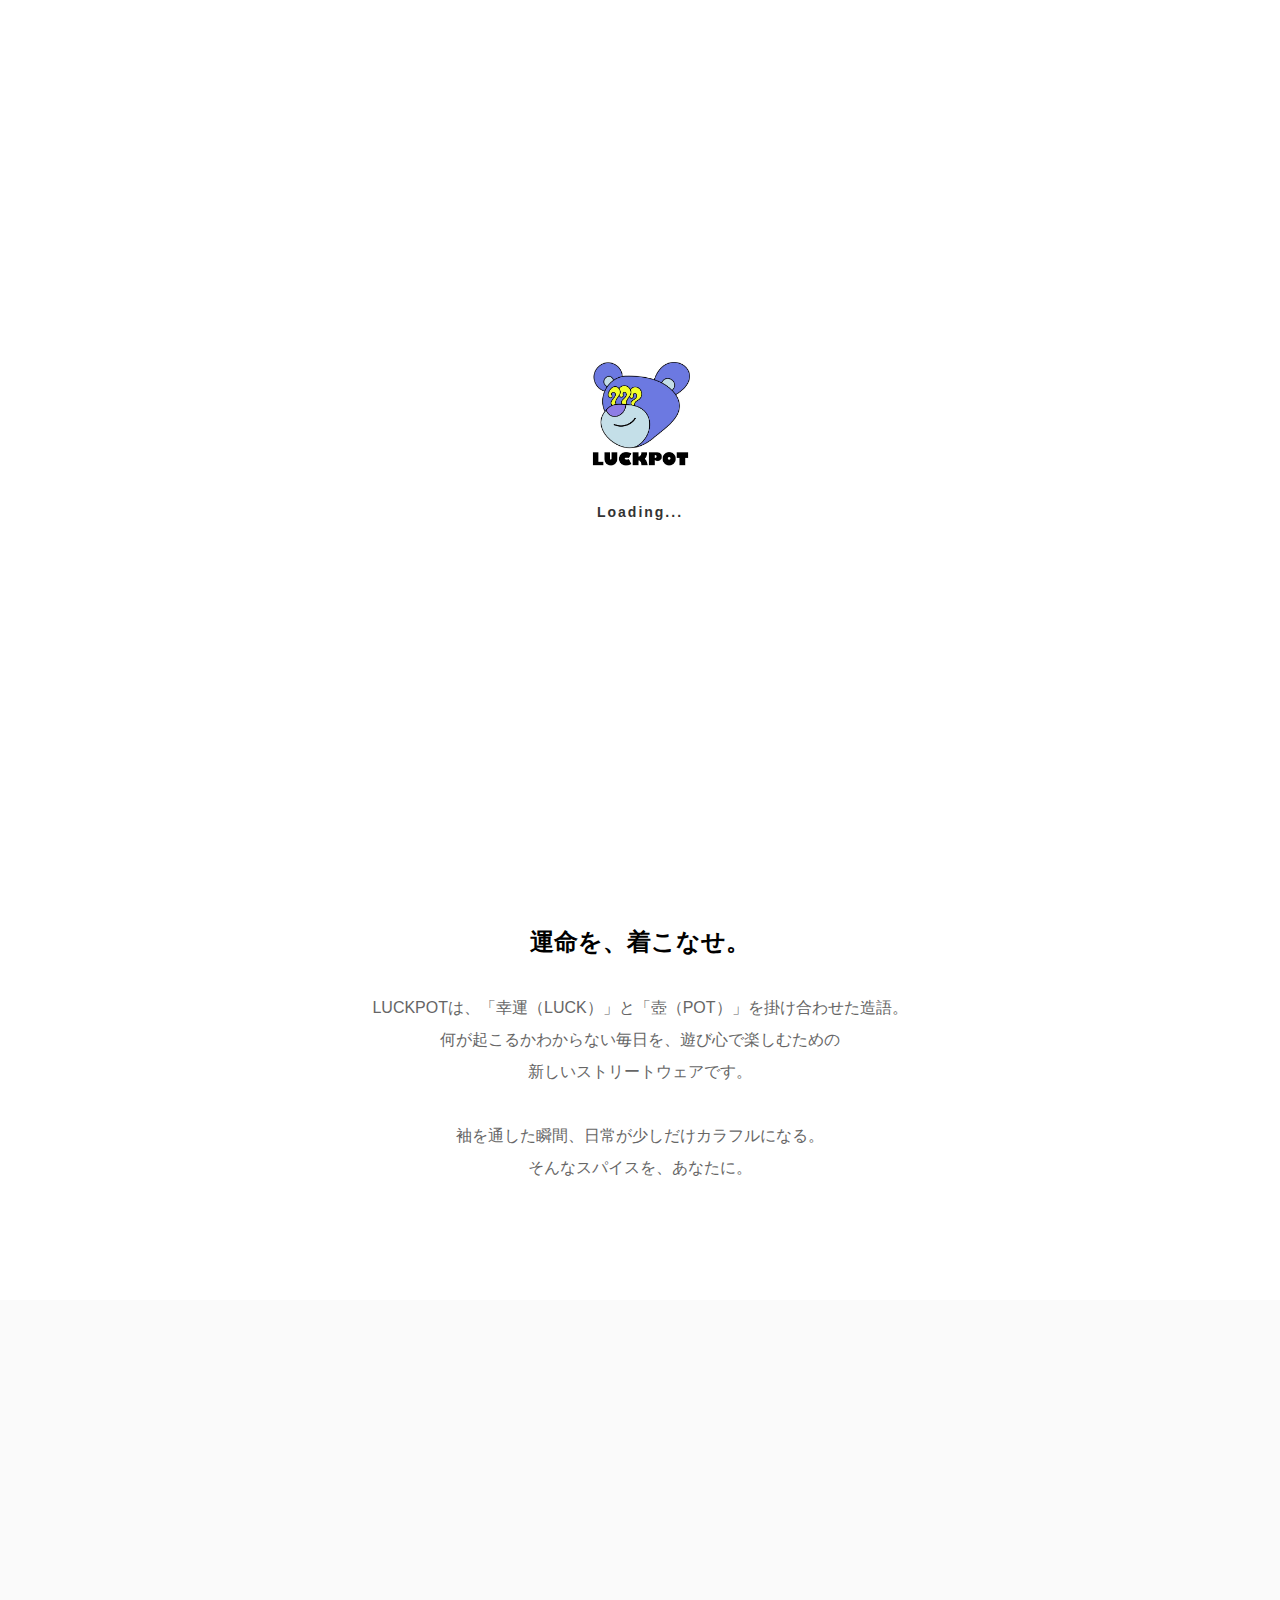
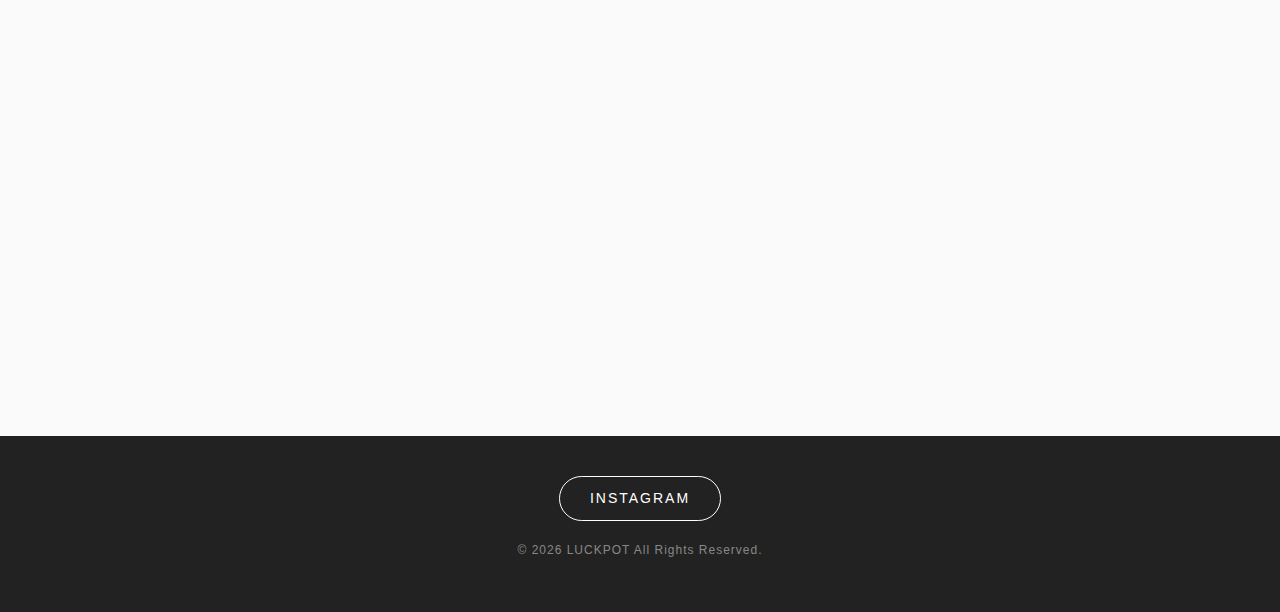
<file: index.html>
<!DOCTYPE html>
<html lang="ja">
<head>
    <meta charset="UTF-8">
    <meta name="viewport" content="width=device-width, initial-scale=1.0">
    
    <title>LUCKPOT | 公式オンラインストア</title>
    
    <link rel="icon" href="img/S__47874087.jpg">

    <meta property="og:url" content="https://Ryoson0908.github.io/my-website/" />
    <meta property="og:type" content="website" />
    <meta property="og:title" content="LUCKPOT | 公式オンラインストア" />
    <meta property="og:description" content="運命を、着こなせ。LUCKPOTの2026年新作コレクションが登場。" />
    <meta property="og:site_name" content="LUCKPOT" />
    <meta property="og:image" content="https://Ryoson0908.github.io/my-website/img/Gemini_Generated_Image_bliwyubliwyubliw.png" />

    <link rel="stylesheet" href="style.css">
    
    <link rel="stylesheet" href="https://cdn.jsdelivr.net/npm/swiper@11/swiper-bundle.min.css" />
</head>
<body>

    <div id="loading">
        <div class="loading-logo">
            <img src="img/S__47874087.jpg" alt="LUCKPOT">
            <p>Loading...</p>
        </div>
    </div>

    <header>
        <div class="logo">
            <a href="index.html"><img src="img/S__47874087.jpg" alt="LUCKPOT Logo" height="60"></a>
        </div>
        
        <div class="hamburger">
            <span></span>
            <span></span>
            <span></span>
        </div>

        <nav id="nav-menu">
            <ul>
                <li><a href="index.html">TOP</a></li>
                <li><a href="concept.html">CONCEPT</a></li>
                <li><a href="index.html#products">PRODUCTS</a></li>
                <li><a href="contact.html">CONTACT</a></li>
                <li><a href="#" id="cart-icon" class="cart-btn">CART <span id="cart-count">0</span></a></li>
            </ul>
        </nav>
    </header>

    <section class="hero-slider">
        <div class="swiper mySwiper">
            <div class="swiper-wrapper">
                
                <div class="swiper-slide">
                    <div class="slide-img" style="background-image: url('img/Gemini_2_Image_j8sw0cj8sw0cj8sw.png');"></div>
                    <div class="hero-text">
                        <h1>NEW COLLECTION 2026</h1>
                        <p>ポップでキャッチーな、日常のスパイスを。</p>
                        <a href="#products" class="btn">View Items</a>
                    </div>
                </div>
                
                <div class="swiper-slide">
                    <div class="slide-img" style="background-image: url('img/Gemini_3_Image_j8sw0cj8sw0cj8sw.png');"></div>
                    <div class="hero-text">
                        <h1>TOKYO NEO STREET</h1>
                        <p>光と影、運命を着こなせ。</p>
                        <a href="#products" class="btn">Check Now</a>
                    </div>
                </div>

                <div class="swiper-slide">
                    <div class="slide-img" style="background-image: url('img/Gemini_Generated_Image_j8sw0cj8sw0cj8sw.png');"></div>
                    <div class="hero-text">
                        <h1>STREET x POP</h1>
                        <p>あなただけのスタイルを見つけよう。</p>
                        <a href="#products" class="btn">View Lookbook</a>
                    </div>
                </div>
                
            </div>
            <div class="swiper-pagination"></div>
        </div>
    </section>

    <section id="concept" class="concept fade-in-up">
        <div class="concept-inner">
            <h2>CONCEPT</h2>
            <p class="concept-lead">運命を、着こなせ。</p>
            <p class="concept-text">
                LUCKPOTは、「幸運（LUCK）」と「壺（POT）」を掛け合わせた造語。<br>
                何が起こるかわからない毎日を、遊び心で楽しむための<br class="pc-only">
                新しいストリートウェアです。<br><br>
                袖を通した瞬間、日常が少しだけカラフルになる。<br>
                そんなスパイスを、あなたに。
            </p>
        </div>
    </section>

    <section id="products" class="products">
        <h2 class="fade-in-up">PRODUCTS</h2> <div class="product-grid">
            
            <a href="item.html" class="product-item fade-in-up" style="text-decoration: none; color: inherit;">
                <div class="image-box">
                    <img src="img/S__5423119.jpg" alt="LUCKPOT Hoodie Black" style="width: 100%; height: 100%; object-fit: contain;">
                </div>
                <p class="p-name">LUCKPOT Hoodie (Black)</p>
                <p class="p-price">¥8,800</p>
            </a>

            <a href="item-gray.html" class="product-item fade-in-up" style="text-decoration: none; color: inherit;">
                <div class="image-box">
                    <img src="img/S__5677061_0.jpg" alt="LUCKPOT Hoodie Gray" style="width: 100%; height: 100%; object-fit: contain;">
                </div>
                <p class="p-name">LUCKPOT Hoodie (Gray)</p>
                <p class="p-price">¥8,800</p>
            </a>

            <a href="item-white.html" class="product-item fade-in-up" style="text-decoration: none; color: inherit;">
                <div class="image-box">
                    <img src="img/S__5677062_0.jpg" alt="LUCKPOT Hoodie White" style="width: 100%; height: 100%; object-fit: contain;">
                </div>
                <p class="p-name">LUCKPOT Hoodie (White)</p>
                <p class="p-price">¥8,800</p>
            </a>
            
        </div>
    </section>

    <footer>
        <div class="sns-area">
            <a href="https://www.instagram.com/" target="_blank" class="sns-link">INSTAGRAM</a>
        </div>
        <p>&copy; 2026 LUCKPOT All Rights Reserved.</p>
    </footer>

    <div id="cart-modal" class="cart-modal">
        <div class="cart-header">
            <h2>SHOPPING CART</h2>
            <button id="close-cart" class="close-btn">×</button>
        </div>
        <div id="cart-items" class="cart-items">
            <p class="empty-msg">カートは空です</p>
        </div>
        <div class="cart-footer">
            <div class="total-price">TOTAL: <span id="cart-total">¥0</span></div>
            <button id="checkout-btn" class="btn checkout-btn">LINEで注文手続きへ</button>
        </div>
    </div>
    <div id="cart-overlay" class="cart-overlay"></div>

    <script src="https://cdn.jsdelivr.net/npm/swiper@11/swiper-bundle.min.js"></script>

    <script src="main.js"></script>
</body>
</html>
</file>
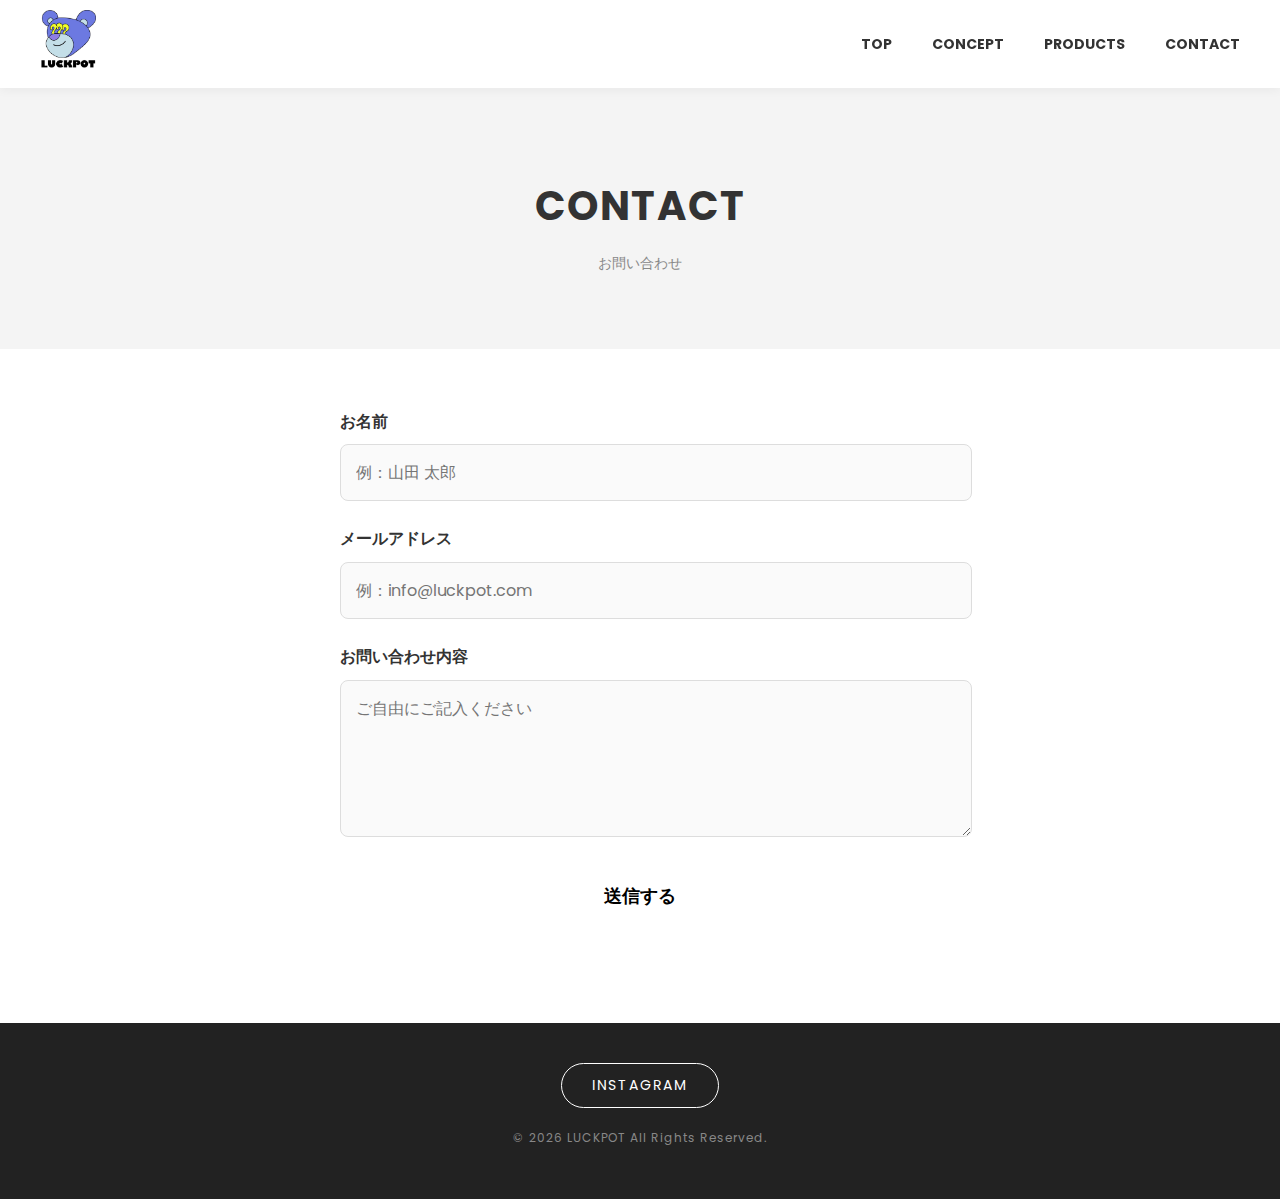
<file: contact.html>
<!DOCTYPE html>
<html lang="ja">
<head>
    <meta charset="UTF-8">
    <meta name="viewport" content="width=device-width, initial-scale=1.0">
    <title>LUCKPOT | 公式オンラインストア</title>
    <link rel="stylesheet" href="style.css">
    
    <link rel="preconnect" href="https://fonts.googleapis.com">
    <link rel="preconnect" href="https://fonts.gstatic.com" crossorigin>
    <link href="https://fonts.googleapis.com/css2?family=Poppins:wght@400;700&display=swap" rel="stylesheet">
</head>
<body>
    <header>
        <div class="logo">
            <a href="index.html"><img src="img/S__47874087.jpg" alt="LUCKPOT Logo" height="60"></a>
        </div>
        
        <div class="hamburger">
            <span></span>
            <span></span>
            <span></span>
        </div>

        <nav id="nav-menu">
            <ul>
                <li><a href="index.html">TOP</a></li>
                <li><a href="concept.html">CONCEPT</a></li>
                <li><a href="index.html#products">PRODUCTS</a></li>
                <li><a href="contact.html">CONTACT</a></li>
            </ul>
        </nav>
    </header>

    <div class="page-header">
        <h1>CONTACT</h1>
        <p>お問い合わせ</p>
    </div>

    <section class="contact-section">
        <form class="contact-form fade-in-up">
            <div class="form-group">
                <label>お名前</label>
                <input type="text" placeholder="例：山田 太郎">
            </div>
            <div class="form-group">
                <label>メールアドレス</label>
                <input type="email" placeholder="例：info@luckpot.com">
            </div>
            <div class="form-group">
                <label>お問い合わせ内容</label>
                <textarea rows="5" placeholder="ご自由にご記入ください"></textarea>
            </div>
            <button type="submit" class="btn submit-btn">送信する</button>
        </form>
    </section>

    <footer>
        <div class="sns-area">
            <a href="https://www.instagram.com/" target="_blank" class="sns-link">INSTAGRAM</a>
        </div>
        <p>&copy; 2026 LUCKPOT All Rights Reserved.</p>
    </footer>

    <script src="main.js"></script>
</body>
</html>
</file>
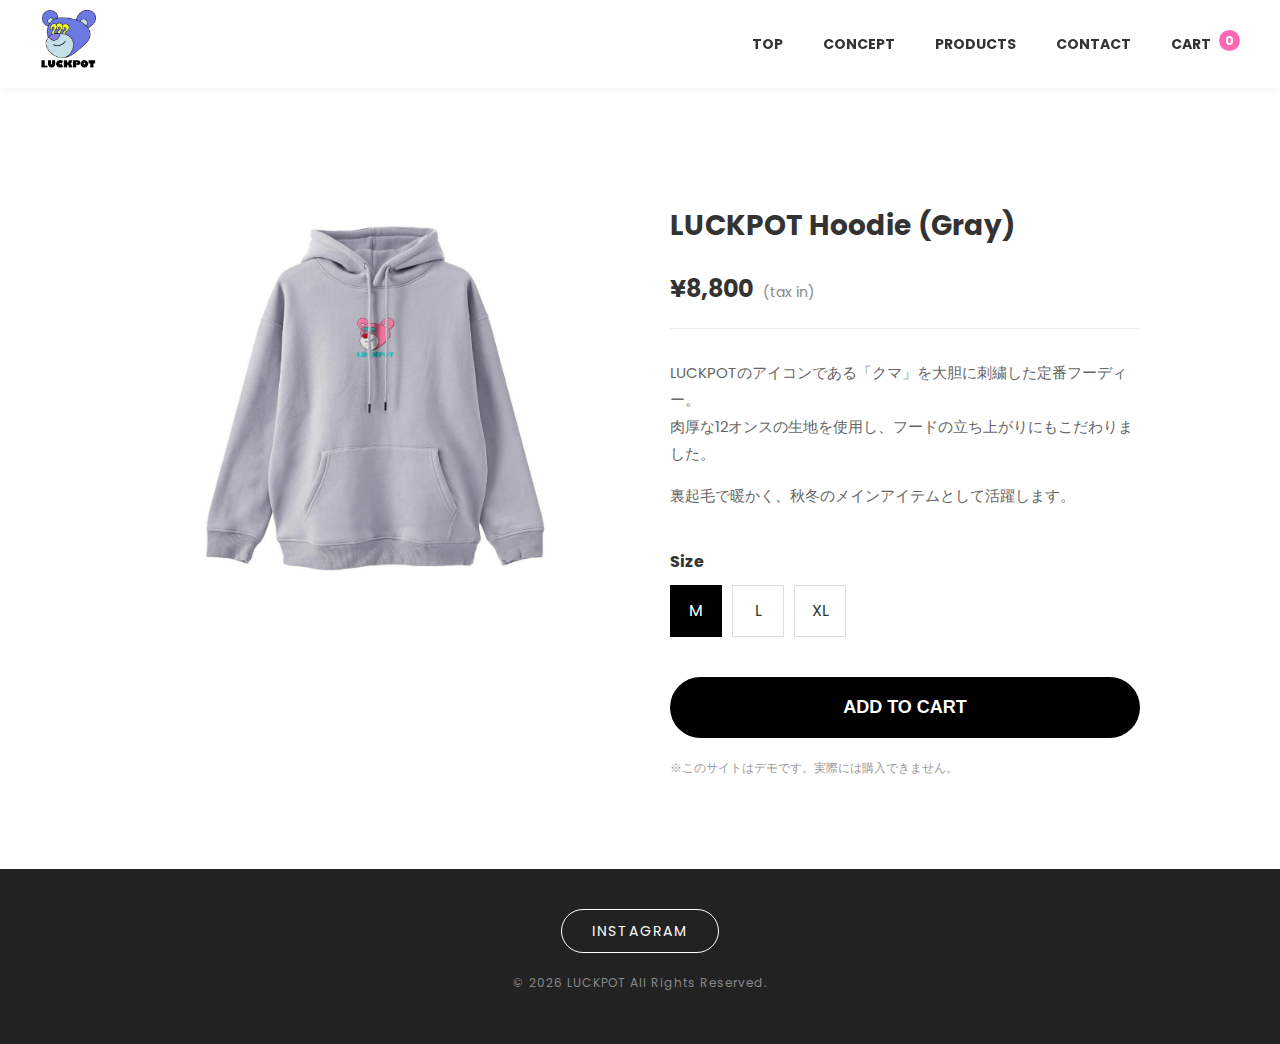
<file: item-gray.html>
<!DOCTYPE html>
<html lang="ja">
<head>
    <meta charset="UTF-8">
    <meta name="viewport" content="width=device-width, initial-scale=1.0">
    <title>LUCKPOT | 公式オンラインストア</title>
    <link rel="stylesheet" href="style.css">
    
    <link rel="preconnect" href="https://fonts.googleapis.com">
    <link rel="preconnect" href="https://fonts.gstatic.com" crossorigin>
    <link href="https://fonts.googleapis.com/css2?family=Poppins:wght@400;700&display=swap" rel="stylesheet">
</head>
<body>

    <header>
        <div class="logo">
            <a href="index.html"><img src="img/S__47874087.jpg" alt="LUCKPOT Logo" height="60"></a>
        </div>
        
        <div class="hamburger">
            <span></span>
            <span></span>
            <span></span>
        </div>

        <nav id="nav-menu">
            <ul>
                <li><a href="index.html">TOP</a></li>
                <li><a href="concept.html">CONCEPT</a></li>
                <li><a href="index.html#products">PRODUCTS</a></li>
                <li><a href="contact.html">CONTACT</a></li>
                <li><a href="#" id="cart-icon" class="cart-btn">CART <span id="cart-count">0</span></a></li>
            </ul>
        </nav>
    </header>

    <section class="item-detail-section">
        <div class="item-container fade-in-up">  
            <div class="item-gallery">
                <img src="img/S__5677061_0.jpg" alt="LUCKPOT Hoodie Gray">
            </div>

            <div class="item-info">
                <h1 class="item-title">LUCKPOT Hoodie (Gray)</h1>
                <p class="item-price">¥8,800 <span class="tax-in">(tax in)</span></p>
                
                <div class="item-desc">
                    <p>
                        LUCKPOTのアイコンである「クマ」を大胆に刺繍した定番フーディー。<br>
                        肉厚な12オンスの生地を使用し、フードの立ち上がりにもこだわりました。
                    </p>
                    <p>裏起毛で暖かく、秋冬のメインアイテムとして活躍します。</p>
                </div>

                <div class="option-area">
                    <label>Size</label>
                    <div class="size-selector">
                        <input type="radio" name="size" id="m" checked><label for="m">M</label>
                        <input type="radio" name="size" id="l"><label for="l">L</label>
                        <input type="radio" name="size" id="xl"><label for="xl">XL</label>
                    </div>
                </div>

                <button class="btn add-cart-btn">ADD TO CART</button>
                
                <p class="note">※このサイトはデモです。実際には購入できません。</p>
            </div>
        </div>
    </section>

    <footer>
        <div class="sns-area">
            <a href="https://www.instagram.com/" target="_blank" class="sns-link">INSTAGRAM</a>
        </div>
        <p>&copy; 2026 LUCKPOT All Rights Reserved.</p>
    </footer>
    
    <div id="cart-modal" class="cart-modal">
        <div class="cart-header">
            <h2>SHOPPING CART</h2>
            <button id="close-cart" class="close-btn">×</button>
        </div>
        <div id="cart-items" class="cart-items">
            <p class="empty-msg">カートは空です</p>
        </div>
        <div class="cart-footer">
            <div class="total-price">TOTAL: <span id="cart-total">¥0</span></div>
            <button id="checkout-btn" class="btn checkout-btn">LINEで注文手続きへ</button>
        </div>
    </div>
    <div id="cart-overlay" class="cart-overlay"></div>
    <script src="main.js"></script>

</body>
</html>
</file>
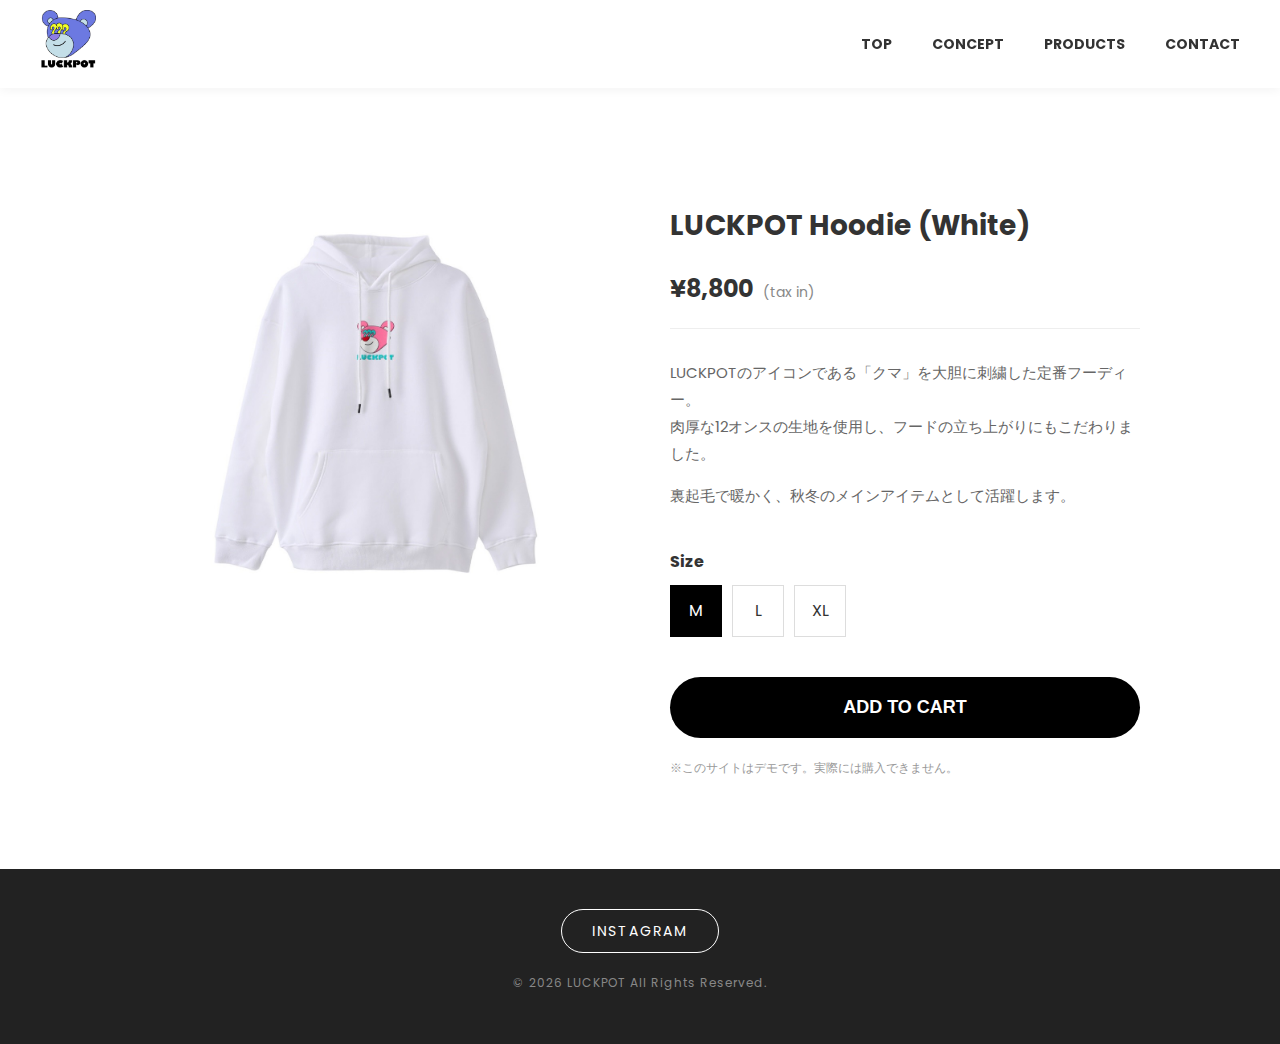
<file: item-white.html>
<!DOCTYPE html>
<html lang="ja">
<head>
    <meta charset="UTF-8">
    <meta name="viewport" content="width=device-width, initial-scale=1.0">
    <title>LUCKPOT | 公式オンラインストア</title>
    <link rel="stylesheet" href="style.css">
    
    <link rel="preconnect" href="https://fonts.googleapis.com">
    <link rel="preconnect" href="https://fonts.gstatic.com" crossorigin>
    <link href="https://fonts.googleapis.com/css2?family=Poppins:wght@400;700&display=swap" rel="stylesheet">
</head>
<body>

    <header>
        <div class="logo">
            <a href="index.html"><img src="img/S__47874087.jpg" alt="LUCKPOT Logo" height="60"></a>
        </div>
        
        <div class="hamburger">
            <span></span>
            <span></span>
            <span></span>
        </div>

        <nav id="nav-menu">
            <ul>
                <li><a href="index.html">TOP</a></li>
                <li><a href="concept.html">CONCEPT</a></li>
                <li><a href="index.html#products">PRODUCTS</a></li>
                <li><a href="contact.html">CONTACT</a></li>
            </ul>
        </nav>
    </header>

    <section class="item-detail-section">
        <div class="item-container">
            <div class="item-gallery">
                <img src="img/S__5677062_0.jpg" alt="LUCKPOT Hoodie White">
            </div>

            <div class="item-info">
                <h1 class="item-title">LUCKPOT Hoodie (White)</h1>
                <p class="item-price">¥8,800 <span class="tax-in">(tax in)</span></p>
                
                <div class="item-desc">
                    <p>
                        LUCKPOTのアイコンである「クマ」を大胆に刺繍した定番フーディー。<br>
                        肉厚な12オンスの生地を使用し、フードの立ち上がりにもこだわりました。
                    </p>
                    <p>裏起毛で暖かく、秋冬のメインアイテムとして活躍します。</p>
                </div>

                <div class="option-area">
                    <label>Size</label>
                    <div class="size-selector">
                        <input type="radio" name="size" id="m" checked><label for="m">M</label>
                        <input type="radio" name="size" id="l"><label for="l">L</label>
                        <input type="radio" name="size" id="xl"><label for="xl">XL</label>
                    </div>
                </div>

                <button class="btn add-cart-btn">ADD TO CART</button>
                
                <p class="note">※このサイトはデモです。実際には購入できません。</p>
            </div>
        </div>
    </section>

    <footer>
        <div class="sns-area">
            <a href="https://www.instagram.com/" target="_blank" class="sns-link">INSTAGRAM</a>
        </div>
        <p>&copy; 2026 LUCKPOT All Rights Reserved.</p>
    </footer>
    
<script src="main.js"></script>

</body>
</html>
</file>
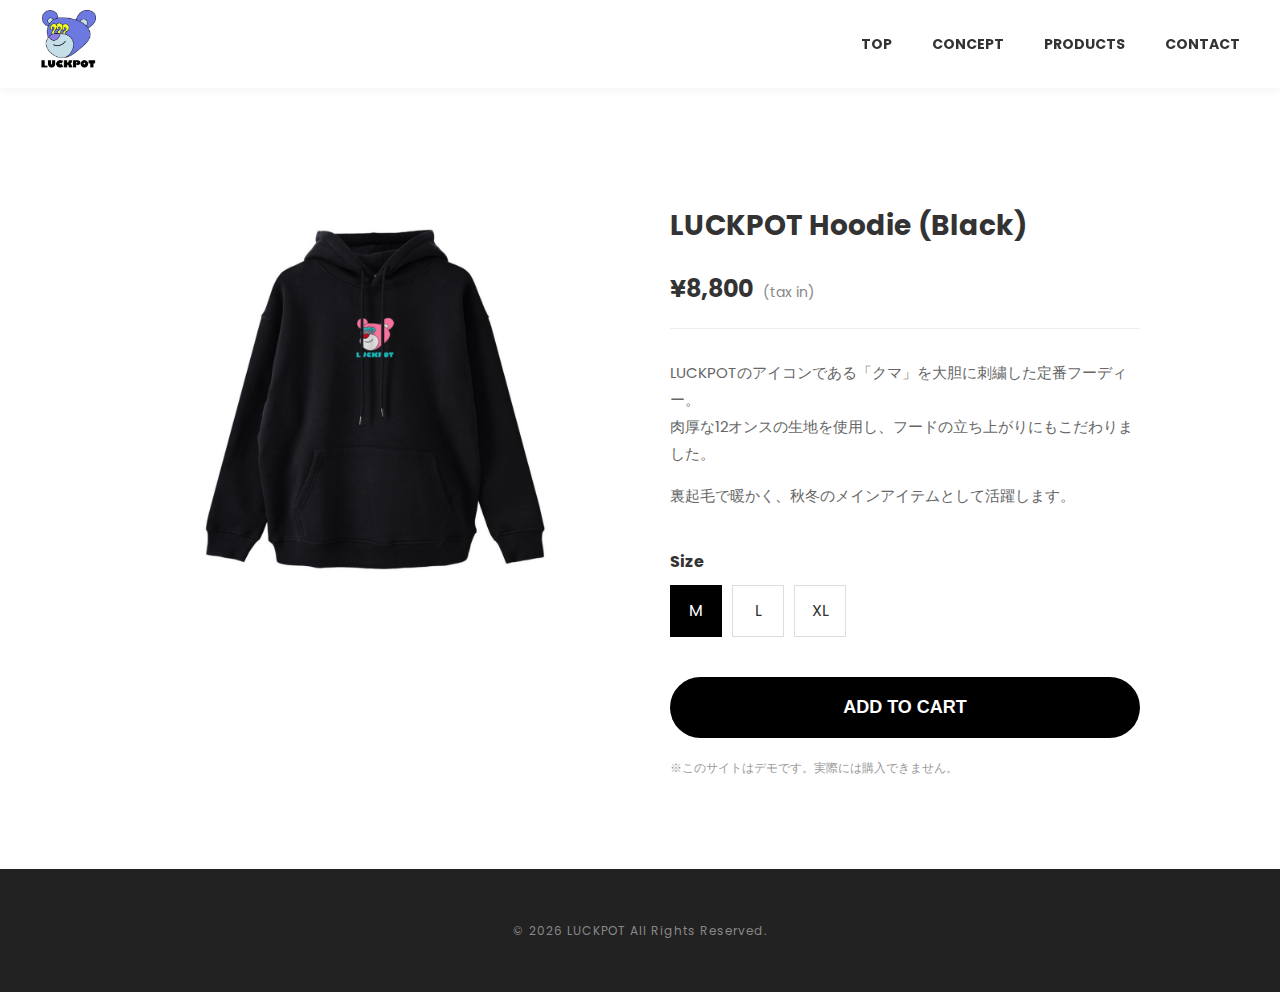
<file: item.html>
<!DOCTYPE html>
<html lang="ja">
<head>
    <meta charset="UTF-8">
    <meta name="viewport" content="width=device-width, initial-scale=1.0">
    <title>LUCKPOT | 公式オンラインストア</title>
    <link rel="stylesheet" href="style.css">
    
    <link rel="preconnect" href="https://fonts.googleapis.com">
    <link rel="preconnect" href="https://fonts.gstatic.com" crossorigin>
    <link href="https://fonts.googleapis.com/css2?family=Poppins:wght@400;700&display=swap" rel="stylesheet">
</head>
<body>

    <header>
        <div class="logo">
            <a href="index.html"><img src="img/S__47874087.jpg" alt="LUCKPOT Logo" height="60"></a>
        </div>
        <nav>
            <ul>
                <li><a href="index.html">TOP</a></li>
                <li><a href="concept.html">CONCEPT</a></li>
                <li><a href="index.html#products">PRODUCTS</a></li>
                <li><a href="contact.html">CONTACT</a></li>
            </ul>
        </nav>
    </header>

    <section class="item-detail-section">
        <div class="item-container">
            <div class="item-gallery">
                <img src="img/S__5423119.jpg" alt="LUCKPOT Hoodie Black">
            </div>

            <div class="item-info">
                <h1 class="item-title">LUCKPOT Hoodie (Black)</h1>
                <p class="item-price">¥8,800 <span class="tax-in">(tax in)</span></p>
                
                <div class="item-desc">
                    <p>
                        LUCKPOTのアイコンである「クマ」を大胆に刺繍した定番フーディー。<br>
                        肉厚な12オンスの生地を使用し、フードの立ち上がりにもこだわりました。
                    </p>
                    <p>裏起毛で暖かく、秋冬のメインアイテムとして活躍します。</p>
                </div>

                <div class="option-area">
                    <label>Size</label>
                    <div class="size-selector">
                        <input type="radio" name="size" id="m" checked><label for="m">M</label>
                        <input type="radio" name="size" id="l"><label for="l">L</label>
                        <input type="radio" name="size" id="xl"><label for="xl">XL</label>
                    </div>
                </div>

                <button class="btn add-cart-btn">ADD TO CART</button>
                
                <p class="note">※このサイトはデモです。実際には購入できません。</p>
            </div>
        </div>
    </section>

    <footer>
        <p>&copy; 2026 LUCKPOT All Rights Reserved.</p>
    </footer>
    
<script src="main.js"></script>

</body>
</html>
</file>
<file: style.css>
/* =========================================
   全体設定
   ========================================= */
html {
    scroll-behavior: smooth; /* スムーズスクロールの設定 */
}

body {
    font-family: 'Poppins', "Helvetica Neue", Arial, sans-serif;
    margin: 0;
    padding: 0;
    color: #333;
    line-height: 1.6;
}

/* ページ内リンクで飛んだ時に、ヘッダーと被らないように位置調整 */
section {
    scroll-margin-top: 80px;
}

/* =========================================
   ヘッダー
   ========================================= */
header {
    display: flex;
    justify-content: space-between;
    align-items: center;
    padding: 10px 40px;
    background-color: rgba(255, 255, 255, 0.95);
    position: sticky;
    top: 0;
    z-index: 100;
    box-shadow: 0 2px 10px rgba(0,0,0,0.05);
}

nav ul {
    display: flex;
    list-style: none;
    gap: 40px;
    margin: 0;
    padding: 0;
}

nav a {
    text-decoration: none;
    color: #333;
    font-size: 14px;
    font-weight: 700;
    transition: color 0.3s;
}

nav a:hover {
    color: #FF69B4;
}

/* =========================================
   メインビジュアル
   ========================================= */
.hero {
    height: 600px;
    background-color: #555;
    background-image: url('img/Gemini_Generated_Image_bliwyubliwyubliw.png'); /* 背景画像 */
    background-size: cover;
    background-position: center;
    display: flex;
    justify-content: center;
    align-items: center;
    text-align: center;
    position: relative;
    color: #fff;
}

.hero::before {
    content: '';
    position: absolute;
    top: 0; left: 0; width: 100%; height: 100%;
    background-color: rgba(0, 0, 0, 0.3);
}

.hero-text {
    position: relative;
    z-index: 1;
}

.hero h1 {
    font-size: 60px;
    margin-bottom: 10px;
    letter-spacing: 2px;
    text-transform: uppercase;
    text-shadow: 0 4px 10px rgba(0,0,0,0.3);
}

.hero p {
    font-size: 18px;
    margin-bottom: 30px;
    opacity: 0.9;
}

.btn {
    display: inline-block;
    padding: 15px 40px;
    background-color: #fff;
    color: #000;
    text-decoration: none;
    font-weight: bold;
    border-radius: 50px;
    transition: all 0.3s ease;
}

.btn:hover {
    background-color: #FF69B4;
    color: #fff;
    transform: translateY(-3px);
    box-shadow: 0 5px 15px rgba(255, 105, 180, 0.4);
}

/* =========================================
   コンセプトエリア
   ========================================= */
.concept {
    padding: 100px 20px;
    background-color: #fff;
    text-align: center;
}

.concept-inner {
    max-width: 800px;
    margin: 0 auto;
}

.concept h2 {
    font-size: 32px;
    letter-spacing: 3px;
    margin-bottom: 40px;
    color: #333;
}

.concept h2::after {
    content: '';
    display: block;
    width: 40px;
    height: 3px;
    background-color: #FF69B4;
    margin: 15px auto 0;
}

.concept-lead {
    font-size: 24px;
    font-weight: bold;
    margin-bottom: 30px;
    color: #000;
}

.concept-text {
    font-size: 16px;
    color: #666;
    line-height: 2;
}

/* =========================================
   商品一覧エリア
   ========================================= */
.products {
    padding: 80px 20px;
    text-align: center;
    background-color: #fafafa;
}

.products h2 {
    margin-bottom: 60px;
    font-size: 32px;
    letter-spacing: 3px;
    position: relative;
    display: inline-block;
}

.products h2::after {
    content: '';
    display: block;
    width: 40px;
    height: 3px;
    background-color: #FF69B4;
    margin: 15px auto 0;
}

.product-grid {
    display: flex;
    justify-content: center;
    gap: 40px;
    flex-wrap: wrap;
    max-width: 1200px;
    margin: 0 auto;
}

.product-item {
    width: 300px;
    background: #fff;
    padding: 15px;
    border-radius: 10px;
    box-shadow: 0 10px 20px rgba(0,0,0,0.05);
    transition: transform 0.3s;
    cursor: pointer;
}

.product-item:hover {
    transform: translateY(-10px);
}

.image-box {
    height: 300px;
    display: flex;
    align-items: center;
    justify-content: center;
    margin-bottom: 15px;
    overflow: hidden;
}

.image-box img {
    transition: transform 0.5s;
}

.product-item:hover .image-box img {
    transform: scale(1.1);
}

.p-name {
    font-weight: bold;
    font-size: 16px;
    margin: 10px 0 5px;
}

.p-price {
    color: #888;
    font-size: 14px;
}

/* =========================================
   フッター
   ========================================= */
footer {
    padding: 40px;
    text-align: center;
    background-color: #222;
    color: #888;
    font-size: 12px;
    letter-spacing: 1px;
}

/* =========================================
   サブページ共通設定
   ========================================= */
.page-header {
    background-color: #f4f4f4;
    padding: 60px 20px;
    text-align: center;
    margin-bottom: 60px;
}
.page-header h1 {
    font-size: 40px;
    letter-spacing: 2px;
    margin-bottom: 10px;
}
.page-header p {
    color: #888;
    font-size: 14px;
}

/* メニューの現在地（active）をピンクにする */
nav a.active {
    color: #FF69B4;
    border-bottom: 2px solid #FF69B4;
}

/* =========================================
   CONCEPTページのデザイン
   ========================================= */
.concept-detail {
    max-width: 1000px;
    margin: 0 auto 100px;
    padding: 0 20px;
}

.concept-block {
    display: flex;
    align-items: center;
    gap: 50px;
    margin-bottom: 80px;
}

/* スマホでは縦並びにする設定 */
@media (max-width: 768px) {
    .concept-block {
        flex-direction: column;
    }
}

.concept-block.reverse {
    flex-direction: row-reverse; /* 写真と文字を左右逆にする */
}
@media (max-width: 768px) {
    .concept-block.reverse {
        flex-direction: column;
    }
}

.c-img {
    flex: 1;
    border-radius: 20px;
    overflow: hidden;
    box-shadow: 0 10px 30px rgba(0,0,0,0.1);
}
.c-img img {
    width: 100%;
    height: auto;
    display: block;
    transition: transform 0.5s;
}
.c-img:hover img {
    transform: scale(1.05);
}

.c-text {
    flex: 1;
}
.c-text h3 {
    font-size: 28px;
    margin-bottom: 20px;
    border-left: 5px solid #FF69B4;
    padding-left: 15px;
}
.c-text p {
    margin-bottom: 20px;
    color: #555;
    line-height: 1.8;
}

/* =========================================
   CONTACTページのデザイン
   ========================================= */
.contact-section {
    max-width: 600px;
    margin: 0 auto 100px;
    padding: 0 20px;
}

.form-group {
    margin-bottom: 25px;
}
.form-group label {
    display: block;
    margin-bottom: 10px;
    font-weight: bold;
}
.form-group input,
.form-group textarea {
    width: 100%;
    padding: 15px;
    border: 1px solid #ddd;
    border-radius: 8px;
    font-family: inherit;
    font-size: 16px;
    background-color: #fafafa;
}
.form-group input:focus,
.form-group textarea:focus {
    outline: none;
    border-color: #FF69B4;
    background-color: #fff;
}

.submit-btn {
    width: 100%;
    border: none;
    cursor: pointer;
    font-size: 18px;
}

/* =========================================
   商品詳細ページ (item.html)
   ========================================= */
.item-detail-section {
    padding: 80px 20px;
    background-color: #fff;
}

.item-container {
    max-width: 1000px;
    margin: 0 auto;
    display: flex; /* 横並びにする */
    gap: 60px;
    align-items: flex-start;
}

/* 左側：画像エリア */
.item-gallery {
    flex: 1; /* 幅を半分確保 */
}
.item-gallery img {
    width: 100%;
    border-radius: 10px;
    background-color: #f9f9f9; /* 画像がない部分を薄いグレーに */
}

/* 右側：情報エリア */
.item-info {
    flex: 1; /* 幅を半分確保 */
    padding-top: 20px;
}

.item-title {
    font-size: 28px;
    margin-bottom: 10px;
    line-height: 1.4;
}

.item-price {
    font-size: 24px;
    font-weight: bold;
    color: #333;
    margin-bottom: 30px;
    border-bottom: 1px solid #eee;
    padding-bottom: 20px;
}
.tax-in {
    font-size: 14px;
    font-weight: normal;
    color: #888;
    margin-left: 5px;
}

.item-desc {
    margin-bottom: 40px;
    font-size: 15px;
    color: #666;
    line-height: 1.8;
}

/* サイズ選択ボタン */
.option-area {
    margin-bottom: 30px;
}
.option-area label {
    display: block;
    font-weight: bold;
    margin-bottom: 10px;
}
.size-selector {
    display: flex;
    gap: 10px;
}
/* ラジオボタン自体は隠す */
.size-selector input {
    display: none;
}
/* ラジオボタンのラベルをボタンのように見せる */
.size-selector label {
    display: inline-block;
    width: 50px;
    height: 50px;
    line-height: 50px;
    text-align: center;
    border: 1px solid #ddd;
    cursor: pointer;
    font-weight: normal;
    transition: all 0.2s;
}
/* 選ばれている時のデザイン */
.size-selector input:checked + label {
    background-color: #000;
    color: #fff;
    border-color: #000;
}

/* カートボタン */
.add-cart-btn {
    width: 100%;
    padding: 20px;
    background-color: #000;
    color: #fff;
    border: none;
    font-size: 18px;
    font-weight: bold;
    cursor: pointer;
    transition: opacity 0.3s;
}
.add-cart-btn:hover {
    opacity: 0.7;
}

.note {
    margin-top: 20px;
    font-size: 12px;
    color: #999;
}

/* スマホ用レスポンシブ（縦並びにする） */
@media (max-width: 768px) {
    .item-container {
        flex-direction: column; /* 縦並び */
        gap: 30px;
    }
}

/* =========================================
   SNSリンク（インスタ）
   ========================================= */
.sns-area {
    margin-bottom: 20px;
}
.sns-link {
    display: inline-block;
    color: #fff;
    text-decoration: none;
    border: 1px solid #fff;
    padding: 10px 30px;
    border-radius: 50px;
    font-size: 14px;
    letter-spacing: 2px;
    transition: all 0.3s;
}
.sns-link:hover {
    background-color: #fff;
    color: #000;
}

/* =========================================
   ハンバーガーメニュー設定
   ========================================= */
.hamburger {
    display: none;
    cursor: pointer;
    width: 30px;
    height: 25px;
    position: relative;
    z-index: 200;
}
.hamburger span {
    display: block;
    width: 100%;
    height: 3px;
    background-color: #333;
    position: absolute;
    transition: all 0.3s;
}
.hamburger span:nth-child(1) { top: 0; }
.hamburger span:nth-child(2) { top: 11px; }
.hamburger span:nth-child(3) { bottom: 0; }

.hamburger.active span:nth-child(1) {
    transform: rotate(45deg);
    top: 11px;
}
.hamburger.active span:nth-child(2) {
    opacity: 0;
}
.hamburger.active span:nth-child(3) {
    transform: rotate(-45deg);
    bottom: 11px;
}

/* スマホサイズの時だけ適用 */
@media (max-width: 768px) {
    .hamburger {
        display: block;
    }
    nav {
        position: fixed;
        top: 0;
        right: -100%;
        width: 80%;
        height: 100vh;
        background-color: #fff;
        padding-top: 80px;
        transition: right 0.3s;
        z-index: 150;
        box-shadow: -5px 0 15px rgba(0,0,0,0.1);
    }
    nav.open {
        right: 0;
    }
    nav ul {
        flex-direction: column;
        align-items: center;
        gap: 30px;
    }
    nav a {
        font-size: 18px;
    }
}

/* =========================================
   ローディング画面（オープニング）
   ========================================= */
#loading {
    position: fixed;
    top: 0;
    left: 0;
    width: 100%;
    height: 100vh;
    background-color: #fff; /* 背景色（白） */
    z-index: 9999; /* 全てのものより上に表示 */
    display: flex;
    justify-content: center;
    align-items: center;
    transition: opacity 0.5s ease, visibility 0.5s ease; /* フェードアウトの時間 */
}

.loading-logo {
    text-align: center;
    animation: pulse 1.5s infinite; /* ロゴをふわふわさせる */
}

.loading-logo img {
    width: 100px; /* ロゴのサイズ */
    margin-bottom: 10px;
}

.loading-logo p {
    font-family: 'Poppins', sans-serif;
    font-weight: bold;
    letter-spacing: 2px;
    color: #333;
    font-size: 14px;
}

/* ロゴがふわふわするアニメーション定義 */
@keyframes pulse {
    0% { transform: scale(1); opacity: 1; }
    50% { transform: scale(1.1); opacity: 0.8; }
    100% { transform: scale(1); opacity: 1; }
}

/* 読み込み完了後に適用されるクラス（消すための設定） */
#loading.loaded {
    opacity: 0;
    visibility: hidden;
}

/* =========================================
   スクロールアニメーション（フワッと表示）
   ========================================= */
/* 初期状態：透明にして、少し下に下げておく */
.fade-in-up {
    opacity: 0;
    transform: translateY(50px);
    transition: all 1s ease-out; /* 1秒かけてゆっくり変化 */
}

/* 合図が出た時の状態：不透明にして、元の位置に戻す */
.fade-in-up.show {
    opacity: 1;
    transform: translateY(0);
}

/* =========================================
   ショッピングカート機能（追加）
   ========================================= */
/* カートの数字バッジ */
#cart-count {
    background-color: #FF69B4;
    color: #fff;
    padding: 2px 6px;
    border-radius: 50%;
    font-size: 12px;
    margin-left: 5px;
    vertical-align: top;
}

/* カート画面（右から出てくる） */
.cart-modal {
    position: fixed;
    top: 0;
    right: -400px; /* 最初は隠す */
    width: 350px;
    height: 100vh;
    background-color: #fff;
    box-shadow: -5px 0 15px rgba(0,0,0,0.1);
    z-index: 2000;
    transition: right 0.4s ease;
    display: flex;
    flex-direction: column;
}
.cart-modal.open { right: 0; } /* 出てくる時のクラス */

/* 背景を暗くする */
.cart-overlay {
    position: fixed;
    top: 0; left: 0; width: 100%; height: 100vh;
    background-color: rgba(0,0,0,0.5);
    z-index: 1900;
    display: none;
}
.cart-overlay.open { display: block; }

/* カートの中身 */
.cart-header {
    padding: 20px;
    border-bottom: 1px solid #eee;
    display: flex;
    justify-content: space-between;
    align-items: center;
    background-color: #fafafa;
}
.close-btn { background: none; border: none; font-size: 24px; cursor: pointer; }

.cart-items { flex: 1; overflow-y: auto; padding: 20px; }

.cart-item {
    display: flex; gap: 15px; margin-bottom: 20px;
    border-bottom: 1px solid #f0f0f0; padding-bottom: 15px;
}
.cart-item img { width: 60px; height: 60px; object-fit: cover; border-radius: 5px; }
.cart-item-info h4 { font-size: 14px; margin: 0 0 5px; }
.cart-item-info p { font-size: 12px; color: #888; margin: 0; }

.remove-btn {
    color: #ff4d4d; font-size: 12px; cursor: pointer;
    background: none; border: none; padding: 0; text-decoration: underline;
}

.cart-footer { padding: 20px; border-top: 1px solid #eee; background-color: #fafafa; }
.total-price { font-size: 20px; font-weight: bold; margin-bottom: 15px; display: flex; justify-content: space-between; }
.checkout-btn { width: 100%; background-color: #000; color: #fff; border: none; padding: 15px; font-weight: bold; cursor: pointer; }

/* スマホ対応 */
@media (max-width: 400px) {
    .cart-modal { width: 100%; right: -100%; }
}

/* =========================================
   スライドショー設定 (Swiper) 強制配置版
   ========================================= */
/* 1. スライドショー全体の箱 */
.hero-slider {
    width: 100%;
    height: 600px;
    position: relative;
    background-color: #000;
}

.swiper {
    width: 100%;
    height: 100%;
}

/* 2. スライドの基準位置設定 */
.swiper-slide {
    position: relative; /* ここを基準にする */
    width: 100%;
    height: 100%;
    overflow: hidden;
}

/* 3. 背景画像の設定 */
.slide-img {
    position: absolute;
    top: 0; left: 0; width: 100%; height: 100%;
    background-size: cover;
    background-position: center;
    z-index: 1;
    filter: brightness(0.7);
}

/* 4. 文字とボタンのエリア（★ここが重要！強制的に場所を指定） */
.hero-text {
    position: absolute;       /* 絶対配置モード */
    z-index: 10;              /* 一番手前に */
    
    /* 下・左右の位置指定 */
    bottom: 80px;             /* ★下から80px浮かせた場所 */
    left: 50%;                /* 左から50%の場所（これだけだと少しズレる） */
    transform: translateX(-50%); /* ★自身の幅の半分だけ左に戻す（これでド真ん中になる） */
    
    /* 文字の設定 */
    text-align: center;       /* 文字を中央揃え */
    width: 90%;               /* スマホではみ出さないように */
    max-width: 800px;
    color: #fff;
}

/* 5. 見出しのデザイン */
.hero-text h1 {
    font-size: 3.5rem;
    font-weight: 900;
    margin-bottom: 10px;
    letter-spacing: 2px;
    line-height: 1.1;
    font-family: sans-serif;
    text-shadow: 0 4px 10px rgba(0,0,0,0.5);
}

/* 6. サブテキスト */
.hero-text p {
    font-size: 1.2rem;
    margin-bottom: 30px;
    font-weight: 500;
    text-shadow: 0 2px 5px rgba(0,0,0,0.5);
}

/* 7. ボタンのデザイン */
.hero-text .btn {
    display: inline-block;
    padding: 15px 40px;
    background-color: #fff;
    color: #000;
    text-decoration: none;
    font-weight: bold;
    border-radius: 50px;
    font-size: 1rem;
    transition: transform 0.2s;
    box-shadow: 0 5px 15px rgba(0,0,0,0.2);
}

.hero-text .btn:hover {
    transform: scale(1.05);
    background-color: #f0f0f0;
}

/* ページネーション（点々） */
.swiper-pagination-bullet {
    background: #fff;
    opacity: 0.5;
}
.swiper-pagination-bullet-active {
    background: #FF69B4;
    opacity: 1;
}

/* スマホ対応 */
@media (max-width: 768px) {
    .hero-slider { height: 500px; }
    .hero-text h1 { font-size: 2.2rem; }
    .hero-text p { font-size: 0.9rem; }
    /* スマホだともう少し下に下げたい場合はここを調整 */
    .hero-text { bottom: 60px; }
}
</file>
